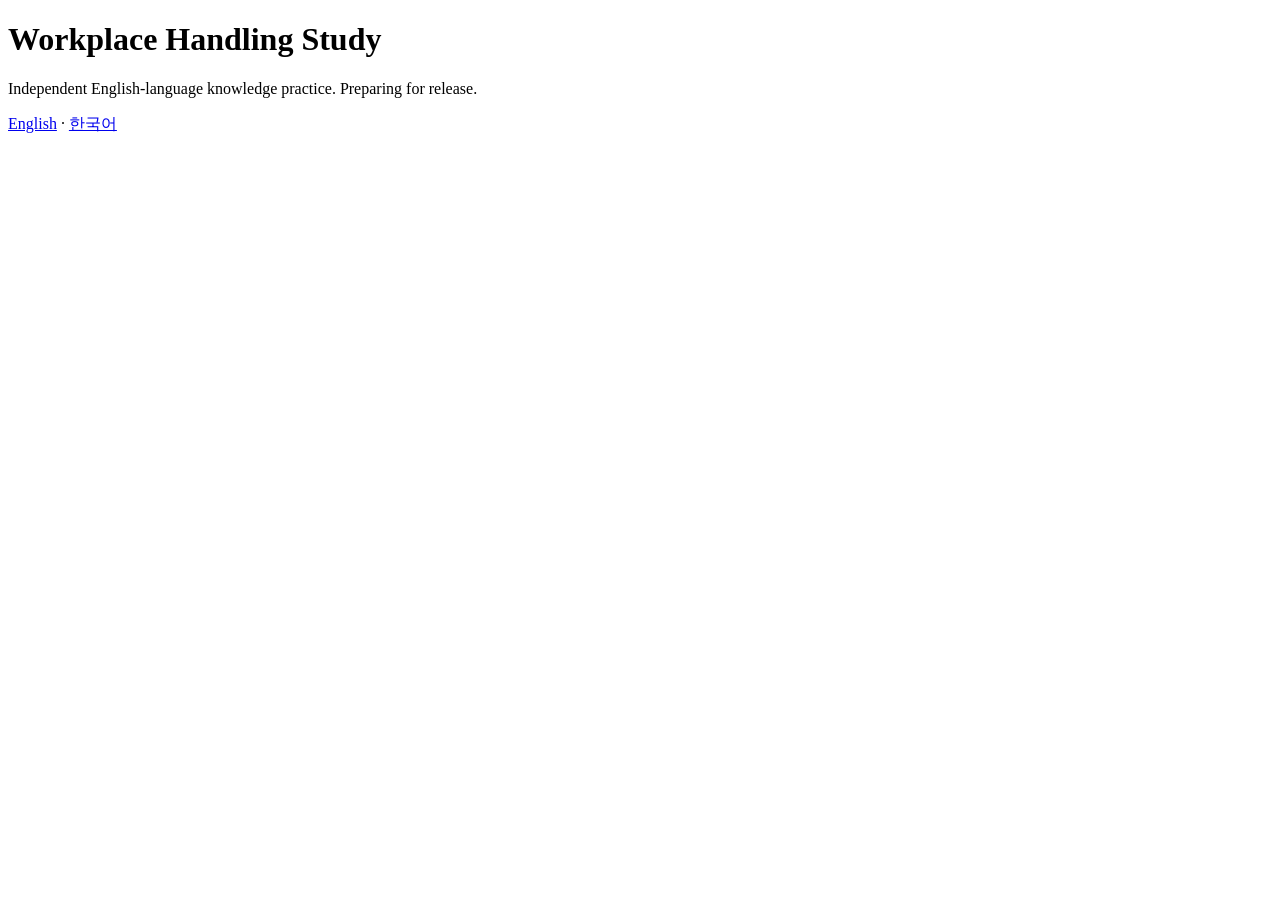
<file: docs/index.html>
<!doctype html><html lang="en"><meta charset="utf-8"><meta name="viewport" content="width=device-width,initial-scale=1"><title>Workplace Handling Study</title><h1>Workplace Handling Study</h1><p>Independent English-language knowledge practice. Preparing for release.</p><a href="en/">English</a> · <a href="ko/">한국어</a></html>
</file>
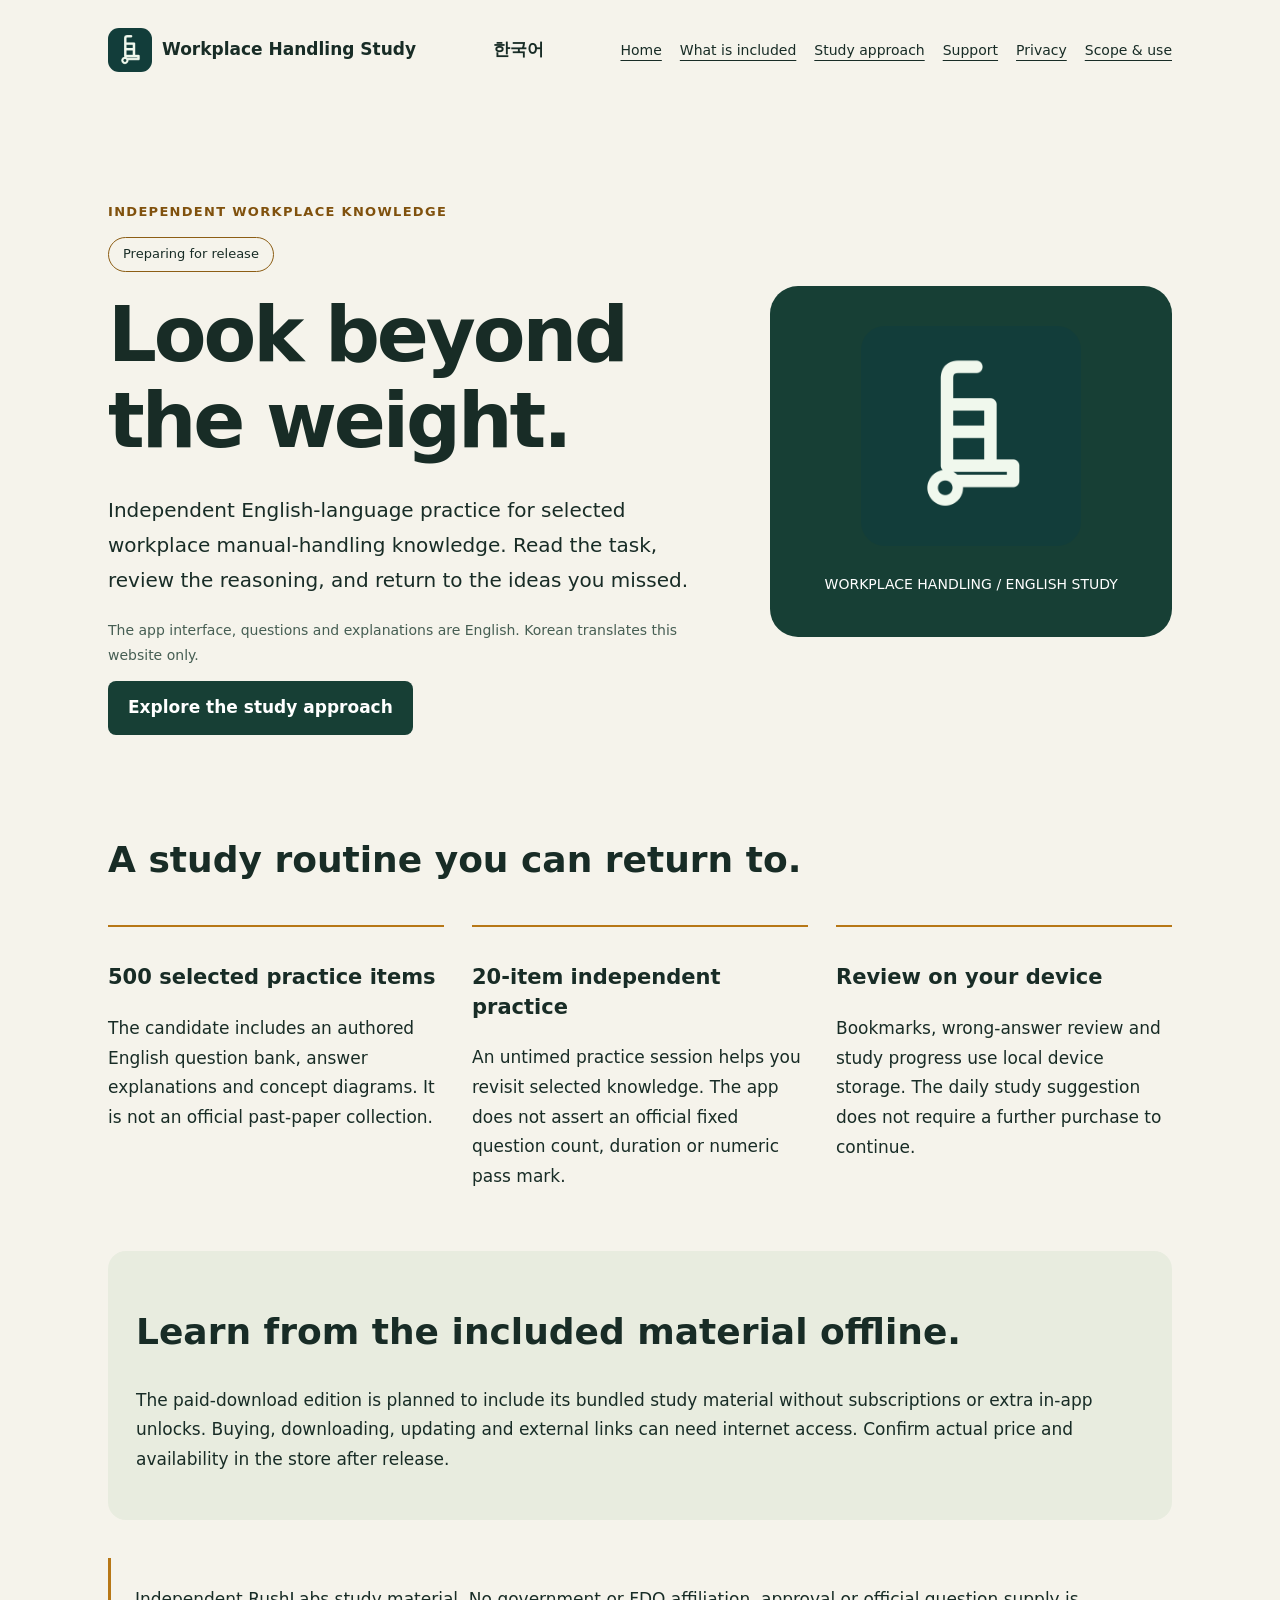
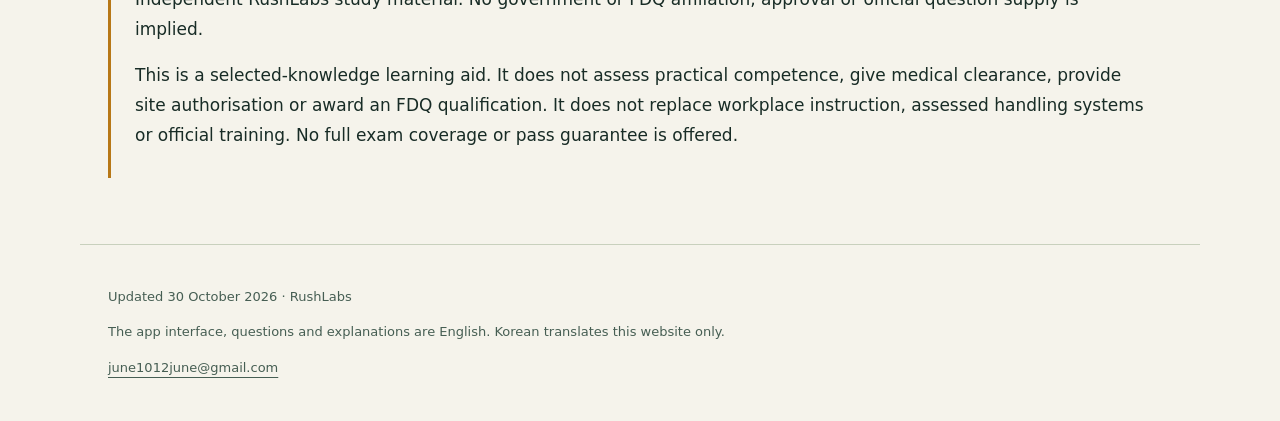
<file: docs/en/index.html>
<!doctype html><html lang="en"><meta charset="utf-8"><meta name="viewport" content="width=device-width,initial-scale=1"><title>Home · Workplace Handling Study</title><meta name="description" content="Independent English-language practice for selected workplace manual-handling knowledge. Read the task, review the reasoning, and return to the ideas you missed."><link rel="canonical" href="https://mcyj.github.io/workplace-handling-study-web/en/"><link rel="alternate" hreflang="ko" href="https://mcyj.github.io/workplace-handling-study-web/ko/"><link rel="icon" href="../assets/icon.png"><link rel="stylesheet" href="../assets/style.css"><a class="skip" href="#main">Skip to content</a><header><a href="../en/"><img src="../assets/icon.png" alt="" width="44" height="44">Workplace Handling Study</a><a lang="ko" href="../ko/">한국어</a><nav aria-label="Main navigation"><a href="../en/" aria-current="page">Home</a><a href="../en/features/">What is included</a><a href="../en/study/">Study approach</a><a href="../en/support/">Support</a><a href="../en/privacy/">Privacy</a><a href="../en/scope/">Scope &amp; use</a></nav></header><main id="main"><section class="hero"><div><p class="eyebrow">INDEPENDENT WORKPLACE KNOWLEDGE</p><span class="status">Preparing for release</span><h1>Look beyond<br>the weight.</h1><p class="lede">Independent English-language practice for selected workplace manual-handling knowledge. Read the task, review the reasoning, and return to the ideas you missed.</p><p class="muted">The app interface, questions and explanations are English. Korean translates this website only.</p><a class="button" href="../en/study/">Explore the study approach</a></div><aside><img src="../assets/icon.png" width="1024" height="1024" alt=""><p>WORKPLACE HANDLING / ENGLISH STUDY</p></aside></section><h2>A study routine you can return to.</h2><div class="grid"><section><h3>500 selected practice items</h3><p>The candidate includes an authored English question bank, answer explanations and concept diagrams. It is not an official past-paper collection.</p></section><section><h3>20-item independent practice</h3><p>An untimed practice session helps you revisit selected knowledge. The app does not assert an official fixed question count, duration or numeric pass mark.</p></section><section><h3>Review on your device</h3><p>Bookmarks, wrong-answer review and study progress use local device storage. The daily study suggestion does not require a further purchase to continue.</p></section></div><section class="band"><h2>Learn from the included material offline.</h2><p>The paid-download edition is planned to include its bundled study material without subscriptions or extra in-app unlocks. Buying, downloading, updating and external links can need internet access. Confirm actual price and availability in the store after release.</p></section><aside class="scope"><p>Independent RushLabs study material. No government or FDQ affiliation, approval or official question supply is implied.</p><p>This is a selected-knowledge learning aid. It does not assess practical competence, give medical clearance, provide site authorisation or award an FDQ qualification. It does not replace workplace instruction, assessed handling systems or official training. No full exam coverage or pass guarantee is offered.</p></aside></main><footer><p>Updated 30 October 2026 · RushLabs</p><p>The app interface, questions and explanations are English. Korean translates this website only.</p><p><a href="mailto:june1012june@gmail.com">june1012june@gmail.com</a></p></footer></html>
</file>
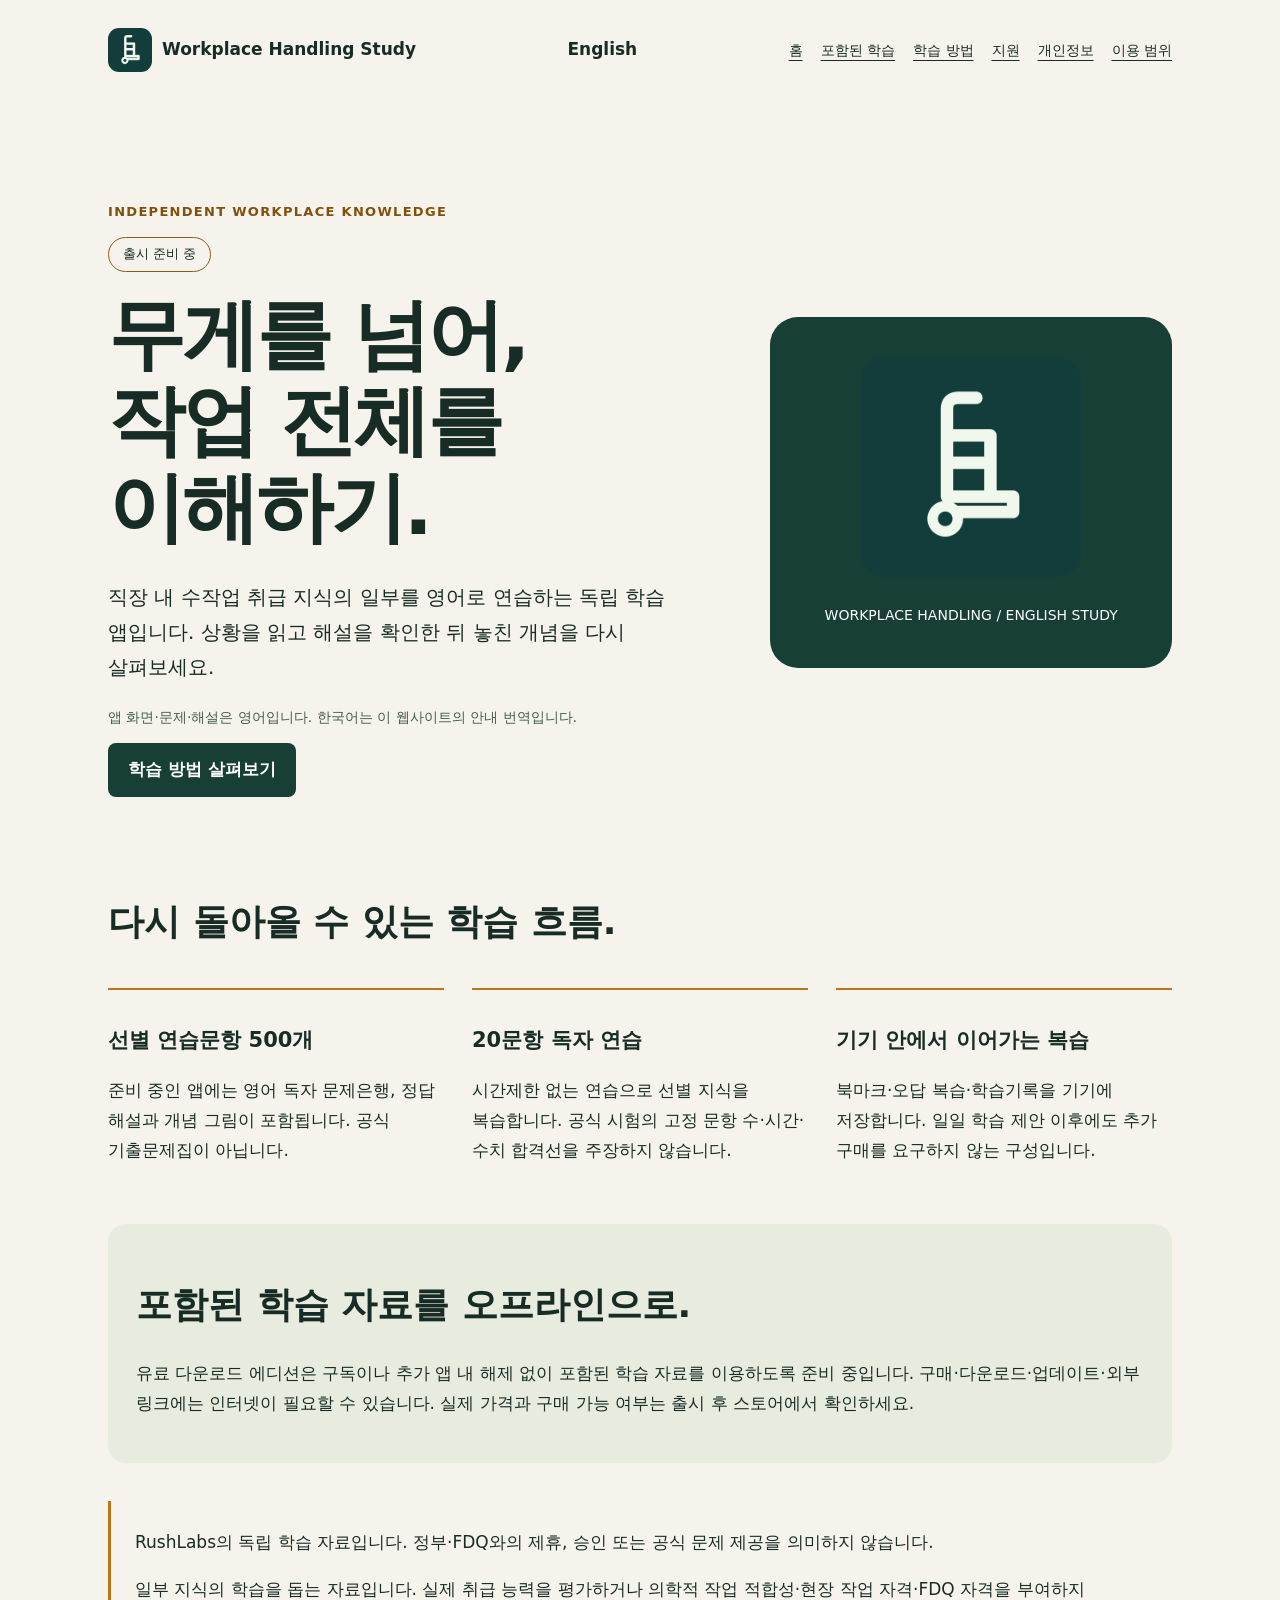
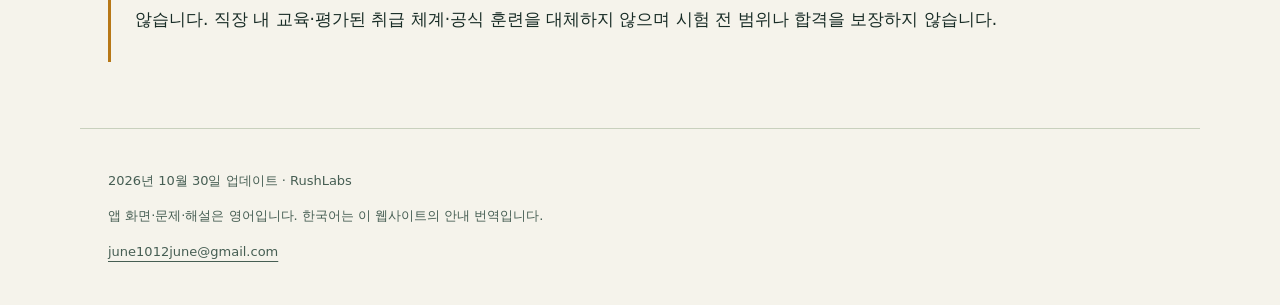
<file: docs/ko/index.html>
<!doctype html><html lang="ko"><meta charset="utf-8"><meta name="viewport" content="width=device-width,initial-scale=1"><title>홈 · Workplace Handling Study</title><meta name="description" content="직장 내 수작업 취급 지식의 일부를 영어로 연습하는 독립 학습 앱입니다. 상황을 읽고 해설을 확인한 뒤 놓친 개념을 다시 살펴보세요."><link rel="canonical" href="https://mcyj.github.io/workplace-handling-study-web/ko/"><link rel="alternate" hreflang="en" href="https://mcyj.github.io/workplace-handling-study-web/en/"><link rel="icon" href="../assets/icon.png"><link rel="stylesheet" href="../assets/style.css"><a class="skip" href="#main">본문으로</a><header><a href="../ko/"><img src="../assets/icon.png" alt="" width="44" height="44">Workplace Handling Study</a><a lang="en" href="../en/">English</a><nav aria-label="안내"><a href="../ko/" aria-current="page">홈</a><a href="../ko/features/">포함된 학습</a><a href="../ko/study/">학습 방법</a><a href="../ko/support/">지원</a><a href="../ko/privacy/">개인정보</a><a href="../ko/scope/">이용 범위</a></nav></header><main id="main"><section class="hero"><div><p class="eyebrow">INDEPENDENT WORKPLACE KNOWLEDGE</p><span class="status">출시 준비 중</span><h1>무게를 넘어,<br>작업 전체를 이해하기.</h1><p class="lede">직장 내 수작업 취급 지식의 일부를 영어로 연습하는 독립 학습 앱입니다. 상황을 읽고 해설을 확인한 뒤 놓친 개념을 다시 살펴보세요.</p><p class="muted">앱 화면·문제·해설은 영어입니다. 한국어는 이 웹사이트의 안내 번역입니다.</p><a class="button" href="../ko/study/">학습 방법 살펴보기</a></div><aside><img src="../assets/icon.png" width="1024" height="1024" alt=""><p>WORKPLACE HANDLING / ENGLISH STUDY</p></aside></section><h2>다시 돌아올 수 있는 학습 흐름.</h2><div class="grid"><section><h3>선별 연습문항 500개</h3><p>준비 중인 앱에는 영어 독자 문제은행, 정답 해설과 개념 그림이 포함됩니다. 공식 기출문제집이 아닙니다.</p></section><section><h3>20문항 독자 연습</h3><p>시간제한 없는 연습으로 선별 지식을 복습합니다. 공식 시험의 고정 문항 수·시간·수치 합격선을 주장하지 않습니다.</p></section><section><h3>기기 안에서 이어가는 복습</h3><p>북마크·오답 복습·학습기록을 기기에 저장합니다. 일일 학습 제안 이후에도 추가 구매를 요구하지 않는 구성입니다.</p></section></div><section class="band"><h2>포함된 학습 자료를 오프라인으로.</h2><p>유료 다운로드 에디션은 구독이나 추가 앱 내 해제 없이 포함된 학습 자료를 이용하도록 준비 중입니다. 구매·다운로드·업데이트·외부 링크에는 인터넷이 필요할 수 있습니다. 실제 가격과 구매 가능 여부는 출시 후 스토어에서 확인하세요.</p></section><aside class="scope"><p>RushLabs의 독립 학습 자료입니다. 정부·FDQ와의 제휴, 승인 또는 공식 문제 제공을 의미하지 않습니다.</p><p>일부 지식의 학습을 돕는 자료입니다. 실제 취급 능력을 평가하거나 의학적 작업 적합성·현장 작업 자격·FDQ 자격을 부여하지 않습니다. 직장 내 교육·평가된 취급 체계·공식 훈련을 대체하지 않으며 시험 전 범위나 합격을 보장하지 않습니다.</p></aside></main><footer><p>2026년 10월 30일 업데이트 · RushLabs</p><p>앱 화면·문제·해설은 영어입니다. 한국어는 이 웹사이트의 안내 번역입니다.</p><p><a href="mailto:june1012june@gmail.com">june1012june@gmail.com</a></p></footer></html>
</file>
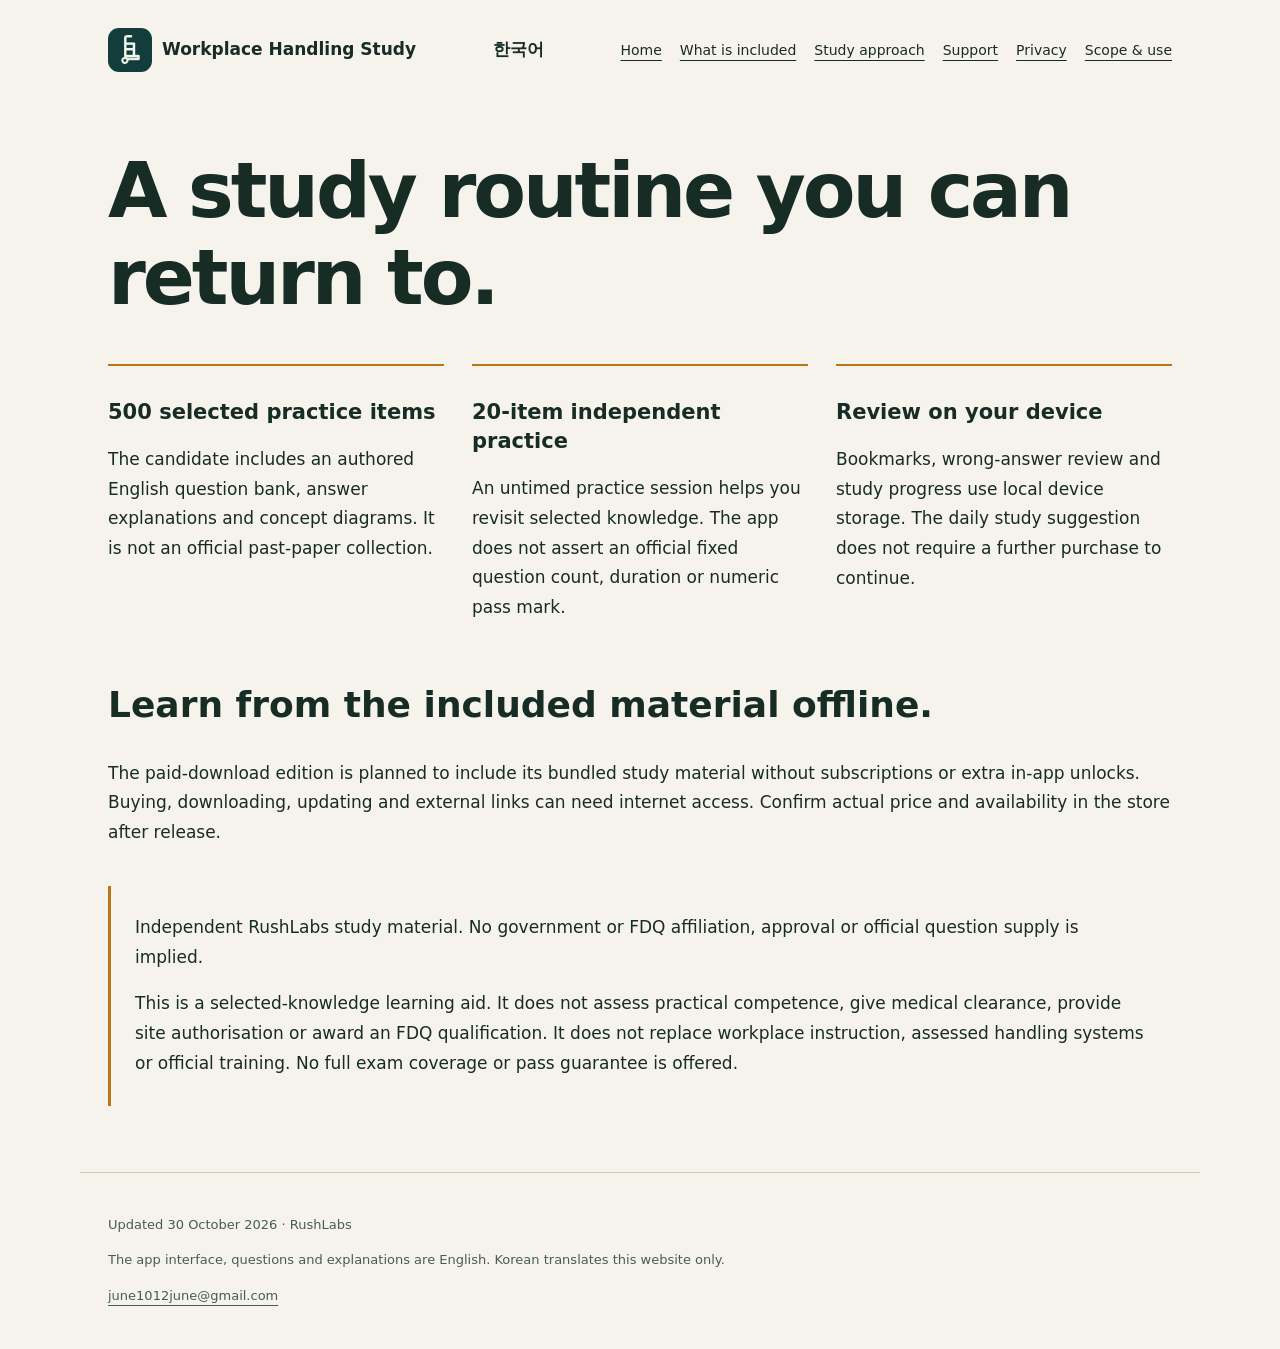
<file: docs/en/features/index.html>
<!doctype html><html lang="en"><meta charset="utf-8"><meta name="viewport" content="width=device-width,initial-scale=1"><title>What is included · Workplace Handling Study</title><meta name="description" content="Independent English-language practice for selected workplace manual-handling knowledge. Read the task, review the reasoning, and return to the ideas you missed."><link rel="canonical" href="https://mcyj.github.io/workplace-handling-study-web/en/features/"><link rel="alternate" hreflang="ko" href="https://mcyj.github.io/workplace-handling-study-web/ko/features/"><link rel="icon" href="../../assets/icon.png"><link rel="stylesheet" href="../../assets/style.css"><a class="skip" href="#main">Skip to content</a><header><a href="../../en/"><img src="../../assets/icon.png" alt="" width="44" height="44">Workplace Handling Study</a><a lang="ko" href="../../ko/features/">한국어</a><nav aria-label="Main navigation"><a href="../../en/">Home</a><a href="../../en/features/" aria-current="page">What is included</a><a href="../../en/study/">Study approach</a><a href="../../en/support/">Support</a><a href="../../en/privacy/">Privacy</a><a href="../../en/scope/">Scope &amp; use</a></nav></header><main id="main"><h1>A study routine you can return to.</h1><div class="grid"><section><h2 class="card-title">500 selected practice items</h2><p>The candidate includes an authored English question bank, answer explanations and concept diagrams. It is not an official past-paper collection.</p></section><section><h2 class="card-title">20-item independent practice</h2><p>An untimed practice session helps you revisit selected knowledge. The app does not assert an official fixed question count, duration or numeric pass mark.</p></section><section><h2 class="card-title">Review on your device</h2><p>Bookmarks, wrong-answer review and study progress use local device storage. The daily study suggestion does not require a further purchase to continue.</p></section></div><h2>Learn from the included material offline.</h2><p>The paid-download edition is planned to include its bundled study material without subscriptions or extra in-app unlocks. Buying, downloading, updating and external links can need internet access. Confirm actual price and availability in the store after release.</p><aside class="scope"><p>Independent RushLabs study material. No government or FDQ affiliation, approval or official question supply is implied.</p><p>This is a selected-knowledge learning aid. It does not assess practical competence, give medical clearance, provide site authorisation or award an FDQ qualification. It does not replace workplace instruction, assessed handling systems or official training. No full exam coverage or pass guarantee is offered.</p></aside></main><footer><p>Updated 30 October 2026 · RushLabs</p><p>The app interface, questions and explanations are English. Korean translates this website only.</p><p><a href="mailto:june1012june@gmail.com">june1012june@gmail.com</a></p></footer></html>
</file>
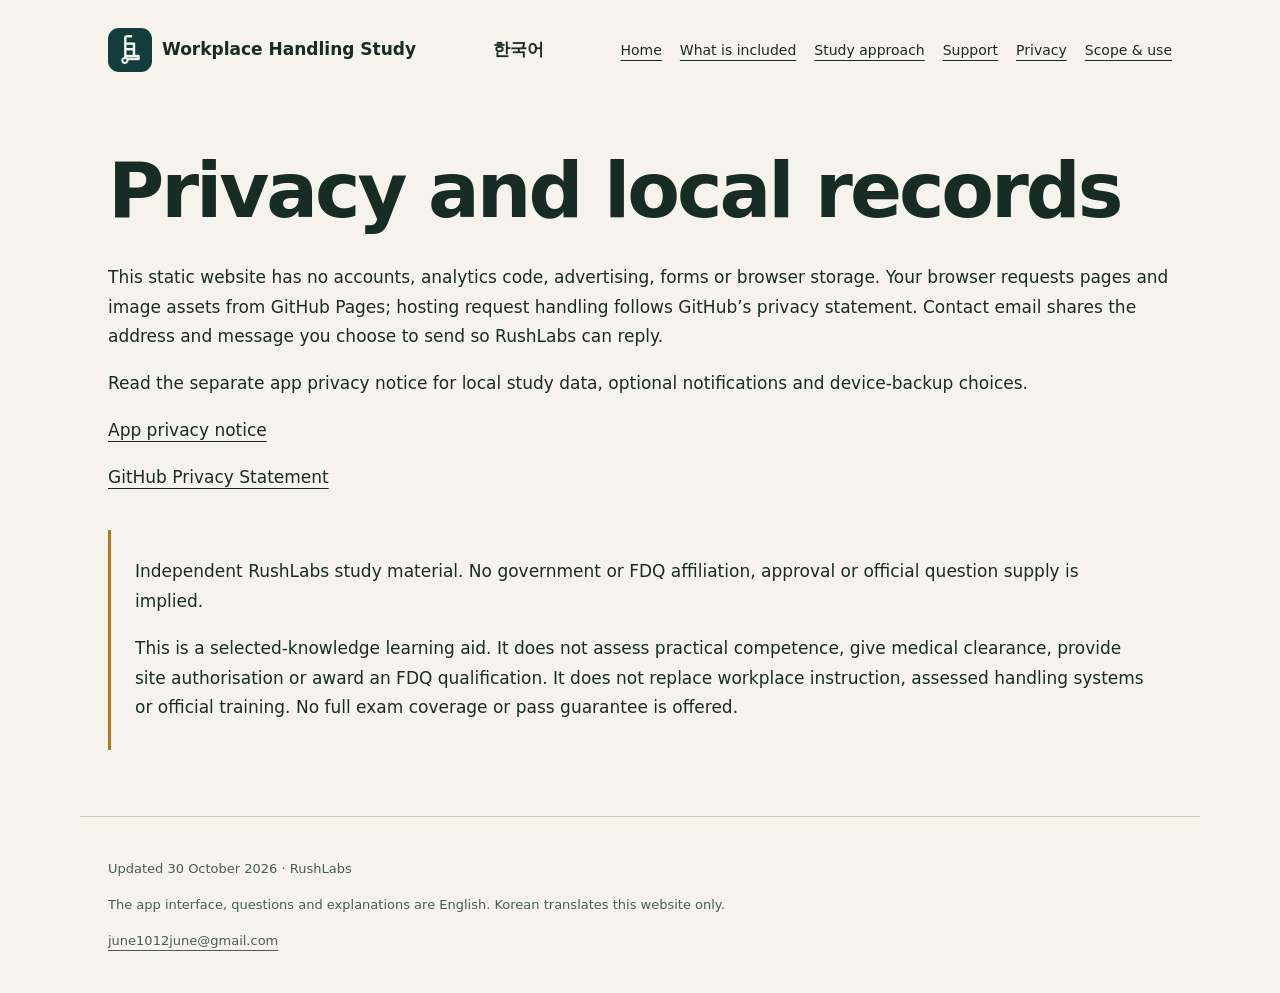
<file: docs/en/privacy/index.html>
<!doctype html><html lang="en"><meta charset="utf-8"><meta name="viewport" content="width=device-width,initial-scale=1"><title>Privacy · Workplace Handling Study</title><meta name="description" content="Independent English-language practice for selected workplace manual-handling knowledge. Read the task, review the reasoning, and return to the ideas you missed."><link rel="canonical" href="https://mcyj.github.io/workplace-handling-study-web/en/privacy/"><link rel="alternate" hreflang="ko" href="https://mcyj.github.io/workplace-handling-study-web/ko/privacy/"><link rel="icon" href="../../assets/icon.png"><link rel="stylesheet" href="../../assets/style.css"><a class="skip" href="#main">Skip to content</a><header><a href="../../en/"><img src="../../assets/icon.png" alt="" width="44" height="44">Workplace Handling Study</a><a lang="ko" href="../../ko/privacy/">한국어</a><nav aria-label="Main navigation"><a href="../../en/">Home</a><a href="../../en/features/">What is included</a><a href="../../en/study/">Study approach</a><a href="../../en/support/">Support</a><a href="../../en/privacy/" aria-current="page">Privacy</a><a href="../../en/scope/">Scope &amp; use</a></nav></header><main id="main"><h1>Privacy and local records</h1><p>This static website has no accounts, analytics code, advertising, forms or browser storage. Your browser requests pages and image assets from GitHub Pages; hosting request handling follows GitHub’s privacy statement. Contact email shares the address and message you choose to send so RushLabs can reply.</p><p>Read the separate app privacy notice for local study data, optional notifications and device-backup choices.</p><p><a href="https://mcyj.github.io/global-exam-support/privacy.html?app=glb-2527">App privacy notice</a></p><p><a href="https://docs.github.com/en/site-policy/privacy-policies/github-general-privacy-statement">GitHub Privacy Statement</a></p><aside class="scope"><p>Independent RushLabs study material. No government or FDQ affiliation, approval or official question supply is implied.</p><p>This is a selected-knowledge learning aid. It does not assess practical competence, give medical clearance, provide site authorisation or award an FDQ qualification. It does not replace workplace instruction, assessed handling systems or official training. No full exam coverage or pass guarantee is offered.</p></aside></main><footer><p>Updated 30 October 2026 · RushLabs</p><p>The app interface, questions and explanations are English. Korean translates this website only.</p><p><a href="mailto:june1012june@gmail.com">june1012june@gmail.com</a></p></footer></html>
</file>
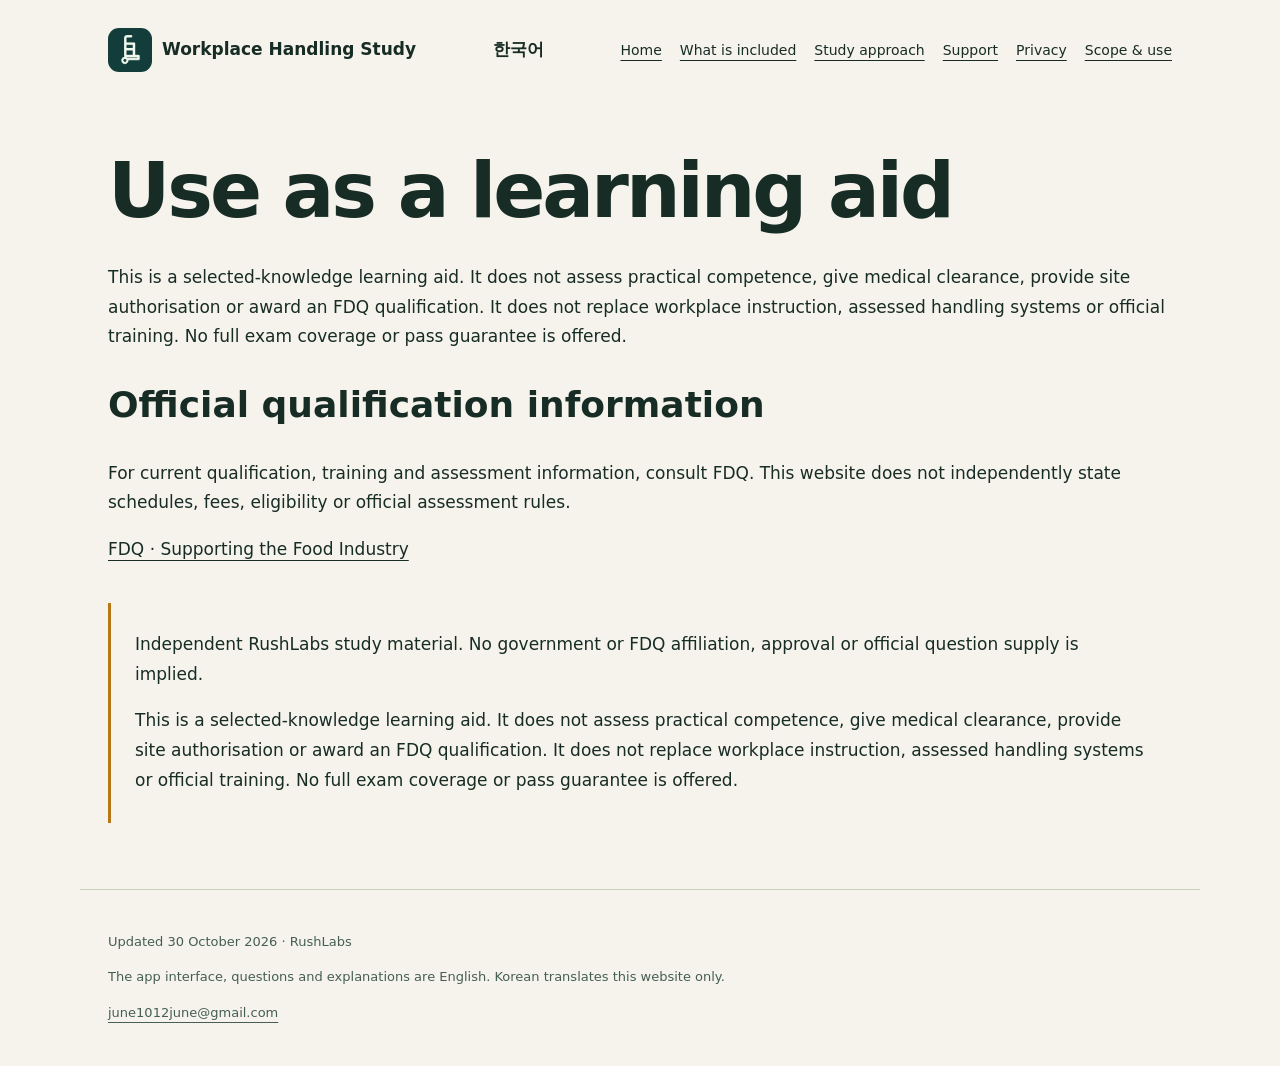
<file: docs/en/scope/index.html>
<!doctype html><html lang="en"><meta charset="utf-8"><meta name="viewport" content="width=device-width,initial-scale=1"><title>Scope &amp; use · Workplace Handling Study</title><meta name="description" content="Independent English-language practice for selected workplace manual-handling knowledge. Read the task, review the reasoning, and return to the ideas you missed."><link rel="canonical" href="https://mcyj.github.io/workplace-handling-study-web/en/scope/"><link rel="alternate" hreflang="ko" href="https://mcyj.github.io/workplace-handling-study-web/ko/scope/"><link rel="icon" href="../../assets/icon.png"><link rel="stylesheet" href="../../assets/style.css"><a class="skip" href="#main">Skip to content</a><header><a href="../../en/"><img src="../../assets/icon.png" alt="" width="44" height="44">Workplace Handling Study</a><a lang="ko" href="../../ko/scope/">한국어</a><nav aria-label="Main navigation"><a href="../../en/">Home</a><a href="../../en/features/">What is included</a><a href="../../en/study/">Study approach</a><a href="../../en/support/">Support</a><a href="../../en/privacy/">Privacy</a><a href="../../en/scope/" aria-current="page">Scope &amp; use</a></nav></header><main id="main"><h1>Use as a learning aid</h1><p>This is a selected-knowledge learning aid. It does not assess practical competence, give medical clearance, provide site authorisation or award an FDQ qualification. It does not replace workplace instruction, assessed handling systems or official training. No full exam coverage or pass guarantee is offered.</p><h2>Official qualification information</h2><p>For current qualification, training and assessment information, consult FDQ. This website does not independently state schedules, fees, eligibility or official assessment rules.</p><a href="https://www.fdq.org.uk/supporting-the-food-industry">FDQ · Supporting the Food Industry</a><aside class="scope"><p>Independent RushLabs study material. No government or FDQ affiliation, approval or official question supply is implied.</p><p>This is a selected-knowledge learning aid. It does not assess practical competence, give medical clearance, provide site authorisation or award an FDQ qualification. It does not replace workplace instruction, assessed handling systems or official training. No full exam coverage or pass guarantee is offered.</p></aside></main><footer><p>Updated 30 October 2026 · RushLabs</p><p>The app interface, questions and explanations are English. Korean translates this website only.</p><p><a href="mailto:june1012june@gmail.com">june1012june@gmail.com</a></p></footer></html>
</file>
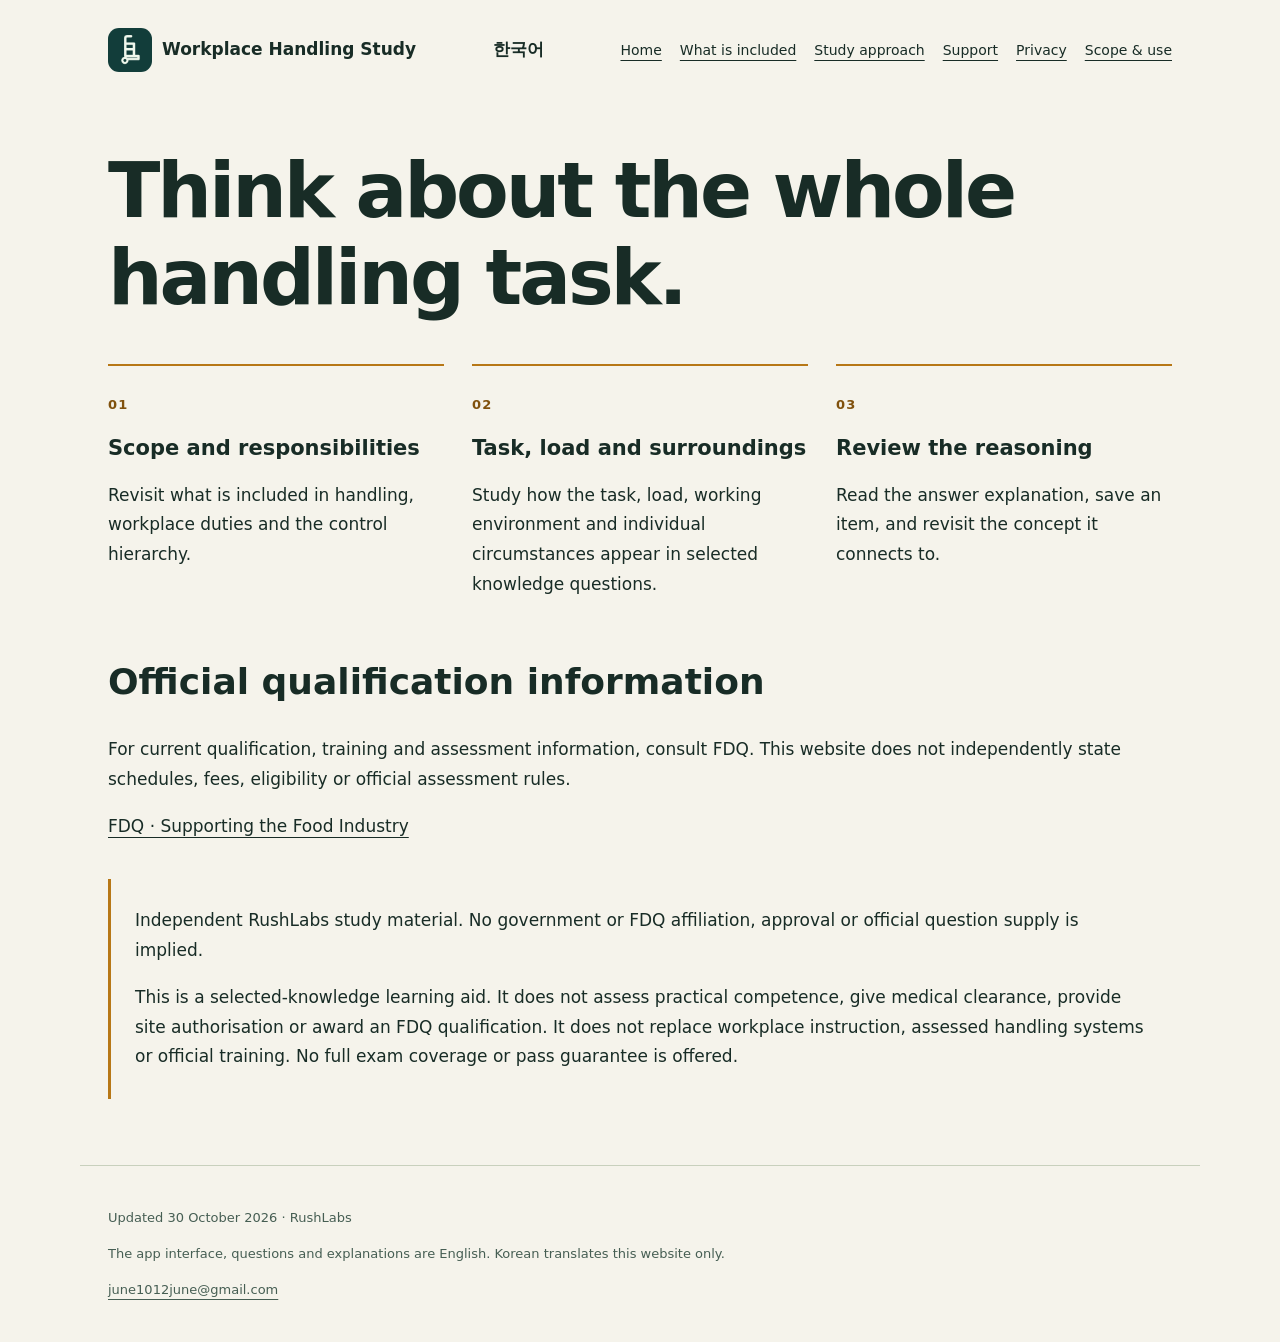
<file: docs/en/study/index.html>
<!doctype html><html lang="en"><meta charset="utf-8"><meta name="viewport" content="width=device-width,initial-scale=1"><title>Study approach · Workplace Handling Study</title><meta name="description" content="Independent English-language practice for selected workplace manual-handling knowledge. Read the task, review the reasoning, and return to the ideas you missed."><link rel="canonical" href="https://mcyj.github.io/workplace-handling-study-web/en/study/"><link rel="alternate" hreflang="ko" href="https://mcyj.github.io/workplace-handling-study-web/ko/study/"><link rel="icon" href="../../assets/icon.png"><link rel="stylesheet" href="../../assets/style.css"><a class="skip" href="#main">Skip to content</a><header><a href="../../en/"><img src="../../assets/icon.png" alt="" width="44" height="44">Workplace Handling Study</a><a lang="ko" href="../../ko/study/">한국어</a><nav aria-label="Main navigation"><a href="../../en/">Home</a><a href="../../en/features/">What is included</a><a href="../../en/study/" aria-current="page">Study approach</a><a href="../../en/support/">Support</a><a href="../../en/privacy/">Privacy</a><a href="../../en/scope/">Scope &amp; use</a></nav></header><main id="main"><h1>Think about the whole handling task.</h1><div class="grid"><section><p class="eyebrow">01</p><h2 class="card-title">Scope and responsibilities</h2><p>Revisit what is included in handling, workplace duties and the control hierarchy.</p></section><section><p class="eyebrow">02</p><h2 class="card-title">Task, load and surroundings</h2><p>Study how the task, load, working environment and individual circumstances appear in selected knowledge questions.</p></section><section><p class="eyebrow">03</p><h2 class="card-title">Review the reasoning</h2><p>Read the answer explanation, save an item, and revisit the concept it connects to.</p></section></div><h2>Official qualification information</h2><p>For current qualification, training and assessment information, consult FDQ. This website does not independently state schedules, fees, eligibility or official assessment rules.</p><a href="https://www.fdq.org.uk/supporting-the-food-industry">FDQ · Supporting the Food Industry</a><aside class="scope"><p>Independent RushLabs study material. No government or FDQ affiliation, approval or official question supply is implied.</p><p>This is a selected-knowledge learning aid. It does not assess practical competence, give medical clearance, provide site authorisation or award an FDQ qualification. It does not replace workplace instruction, assessed handling systems or official training. No full exam coverage or pass guarantee is offered.</p></aside></main><footer><p>Updated 30 October 2026 · RushLabs</p><p>The app interface, questions and explanations are English. Korean translates this website only.</p><p><a href="mailto:june1012june@gmail.com">june1012june@gmail.com</a></p></footer></html>
</file>
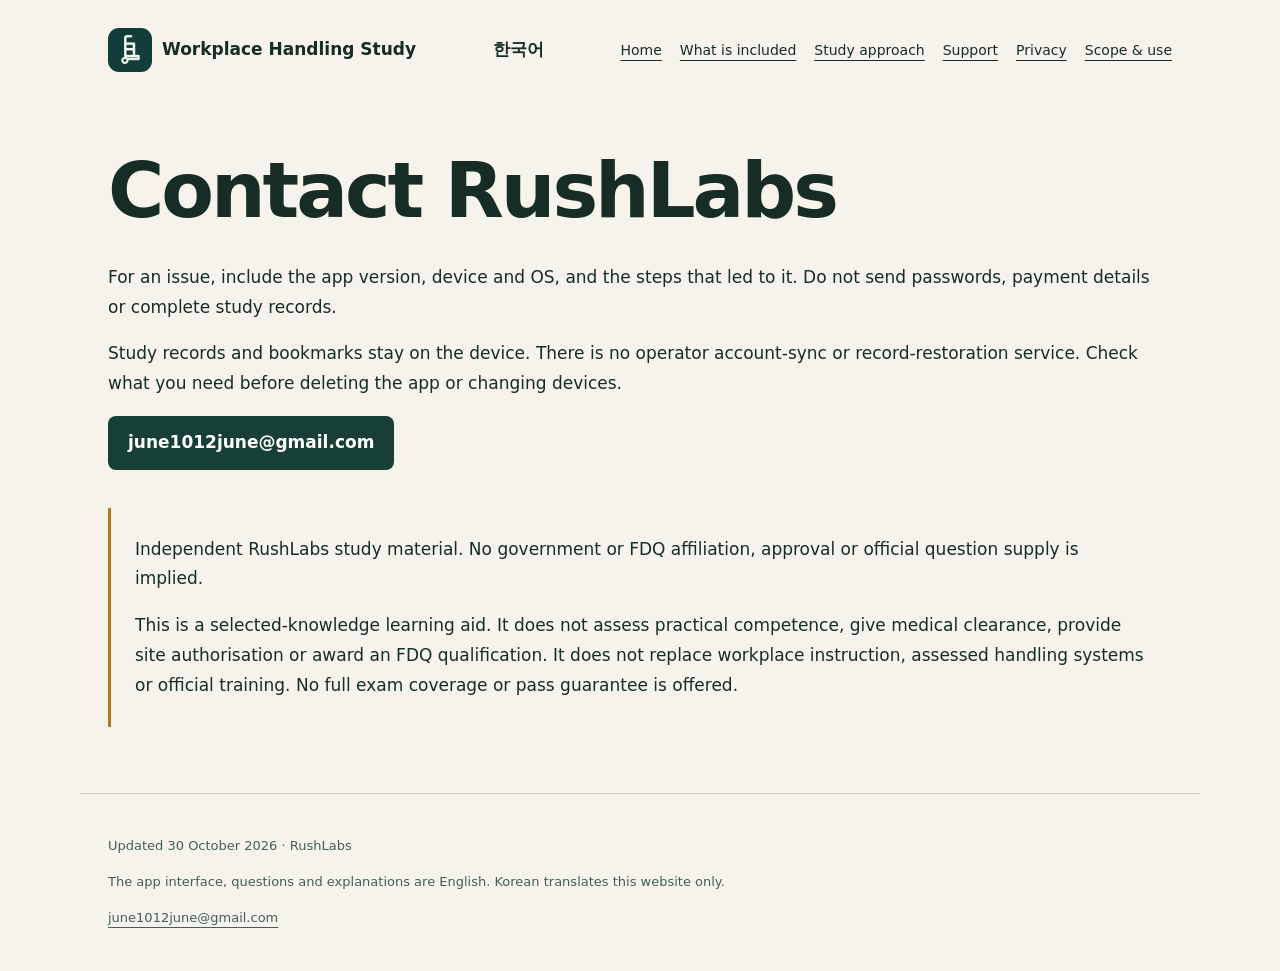
<file: docs/en/support/index.html>
<!doctype html><html lang="en"><meta charset="utf-8"><meta name="viewport" content="width=device-width,initial-scale=1"><title>Support · Workplace Handling Study</title><meta name="description" content="Independent English-language practice for selected workplace manual-handling knowledge. Read the task, review the reasoning, and return to the ideas you missed."><link rel="canonical" href="https://mcyj.github.io/workplace-handling-study-web/en/support/"><link rel="alternate" hreflang="ko" href="https://mcyj.github.io/workplace-handling-study-web/ko/support/"><link rel="icon" href="../../assets/icon.png"><link rel="stylesheet" href="../../assets/style.css"><a class="skip" href="#main">Skip to content</a><header><a href="../../en/"><img src="../../assets/icon.png" alt="" width="44" height="44">Workplace Handling Study</a><a lang="ko" href="../../ko/support/">한국어</a><nav aria-label="Main navigation"><a href="../../en/">Home</a><a href="../../en/features/">What is included</a><a href="../../en/study/">Study approach</a><a href="../../en/support/" aria-current="page">Support</a><a href="../../en/privacy/">Privacy</a><a href="../../en/scope/">Scope &amp; use</a></nav></header><main id="main"><h1>Contact RushLabs</h1><p>For an issue, include the app version, device and OS, and the steps that led to it. Do not send passwords, payment details or complete study records.</p><p>Study records and bookmarks stay on the device. There is no operator account-sync or record-restoration service. Check what you need before deleting the app or changing devices.</p><a class="button" href="mailto:june1012june@gmail.com">june1012june@gmail.com</a><aside class="scope"><p>Independent RushLabs study material. No government or FDQ affiliation, approval or official question supply is implied.</p><p>This is a selected-knowledge learning aid. It does not assess practical competence, give medical clearance, provide site authorisation or award an FDQ qualification. It does not replace workplace instruction, assessed handling systems or official training. No full exam coverage or pass guarantee is offered.</p></aside></main><footer><p>Updated 30 October 2026 · RushLabs</p><p>The app interface, questions and explanations are English. Korean translates this website only.</p><p><a href="mailto:june1012june@gmail.com">june1012june@gmail.com</a></p></footer></html>
</file>
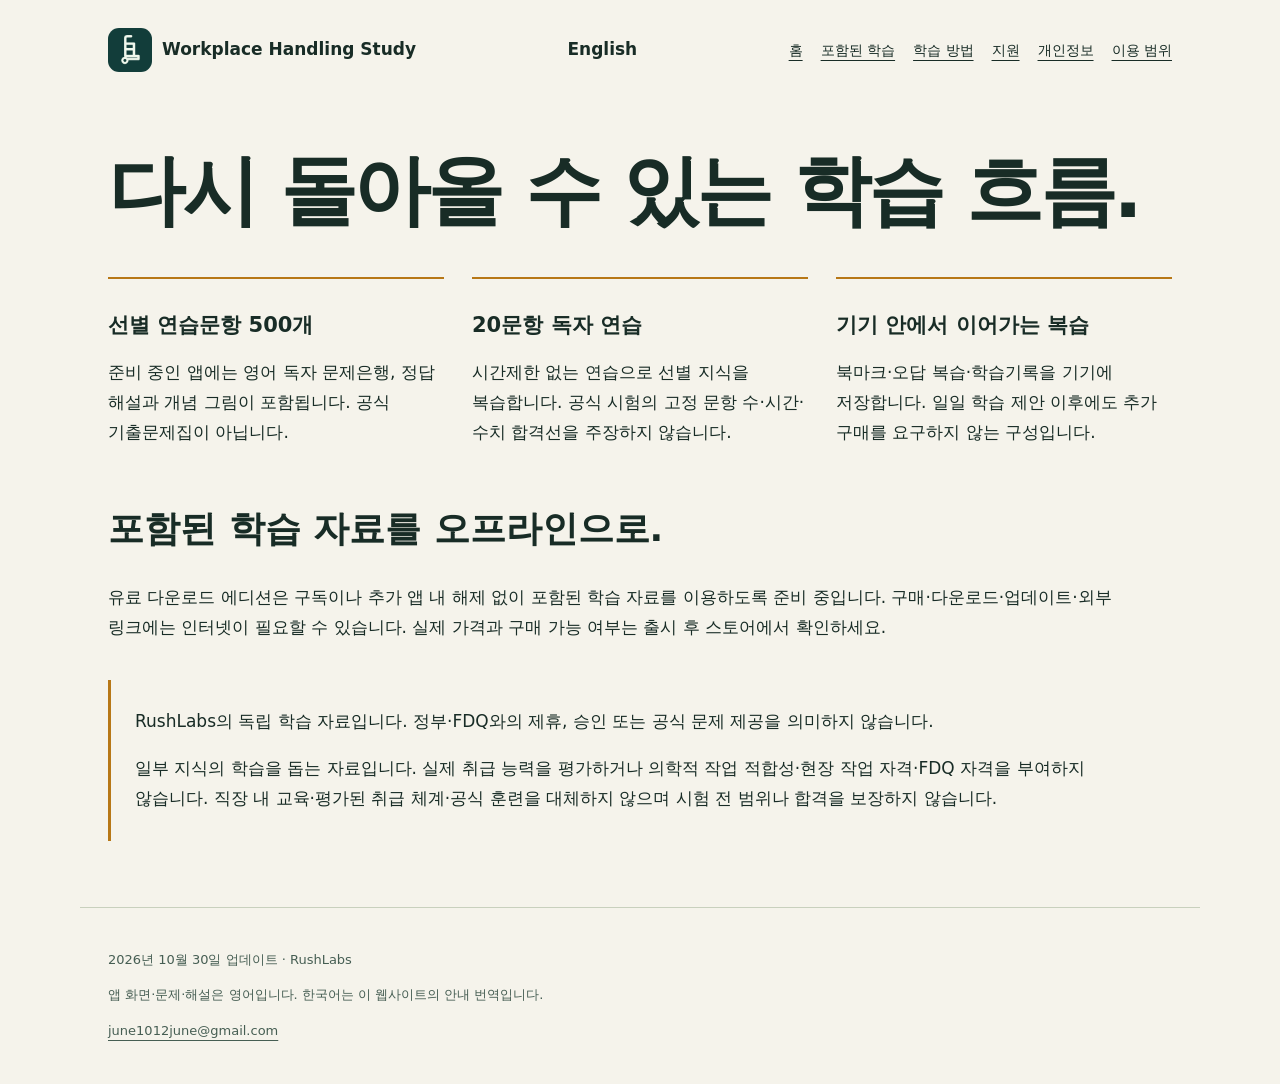
<file: docs/ko/features/index.html>
<!doctype html><html lang="ko"><meta charset="utf-8"><meta name="viewport" content="width=device-width,initial-scale=1"><title>포함된 학습 · Workplace Handling Study</title><meta name="description" content="직장 내 수작업 취급 지식의 일부를 영어로 연습하는 독립 학습 앱입니다. 상황을 읽고 해설을 확인한 뒤 놓친 개념을 다시 살펴보세요."><link rel="canonical" href="https://mcyj.github.io/workplace-handling-study-web/ko/features/"><link rel="alternate" hreflang="en" href="https://mcyj.github.io/workplace-handling-study-web/en/features/"><link rel="icon" href="../../assets/icon.png"><link rel="stylesheet" href="../../assets/style.css"><a class="skip" href="#main">본문으로</a><header><a href="../../ko/"><img src="../../assets/icon.png" alt="" width="44" height="44">Workplace Handling Study</a><a lang="en" href="../../en/features/">English</a><nav aria-label="안내"><a href="../../ko/">홈</a><a href="../../ko/features/" aria-current="page">포함된 학습</a><a href="../../ko/study/">학습 방법</a><a href="../../ko/support/">지원</a><a href="../../ko/privacy/">개인정보</a><a href="../../ko/scope/">이용 범위</a></nav></header><main id="main"><h1>다시 돌아올 수 있는 학습 흐름.</h1><div class="grid"><section><h2 class="card-title">선별 연습문항 500개</h2><p>준비 중인 앱에는 영어 독자 문제은행, 정답 해설과 개념 그림이 포함됩니다. 공식 기출문제집이 아닙니다.</p></section><section><h2 class="card-title">20문항 독자 연습</h2><p>시간제한 없는 연습으로 선별 지식을 복습합니다. 공식 시험의 고정 문항 수·시간·수치 합격선을 주장하지 않습니다.</p></section><section><h2 class="card-title">기기 안에서 이어가는 복습</h2><p>북마크·오답 복습·학습기록을 기기에 저장합니다. 일일 학습 제안 이후에도 추가 구매를 요구하지 않는 구성입니다.</p></section></div><h2>포함된 학습 자료를 오프라인으로.</h2><p>유료 다운로드 에디션은 구독이나 추가 앱 내 해제 없이 포함된 학습 자료를 이용하도록 준비 중입니다. 구매·다운로드·업데이트·외부 링크에는 인터넷이 필요할 수 있습니다. 실제 가격과 구매 가능 여부는 출시 후 스토어에서 확인하세요.</p><aside class="scope"><p>RushLabs의 독립 학습 자료입니다. 정부·FDQ와의 제휴, 승인 또는 공식 문제 제공을 의미하지 않습니다.</p><p>일부 지식의 학습을 돕는 자료입니다. 실제 취급 능력을 평가하거나 의학적 작업 적합성·현장 작업 자격·FDQ 자격을 부여하지 않습니다. 직장 내 교육·평가된 취급 체계·공식 훈련을 대체하지 않으며 시험 전 범위나 합격을 보장하지 않습니다.</p></aside></main><footer><p>2026년 10월 30일 업데이트 · RushLabs</p><p>앱 화면·문제·해설은 영어입니다. 한국어는 이 웹사이트의 안내 번역입니다.</p><p><a href="mailto:june1012june@gmail.com">june1012june@gmail.com</a></p></footer></html>
</file>
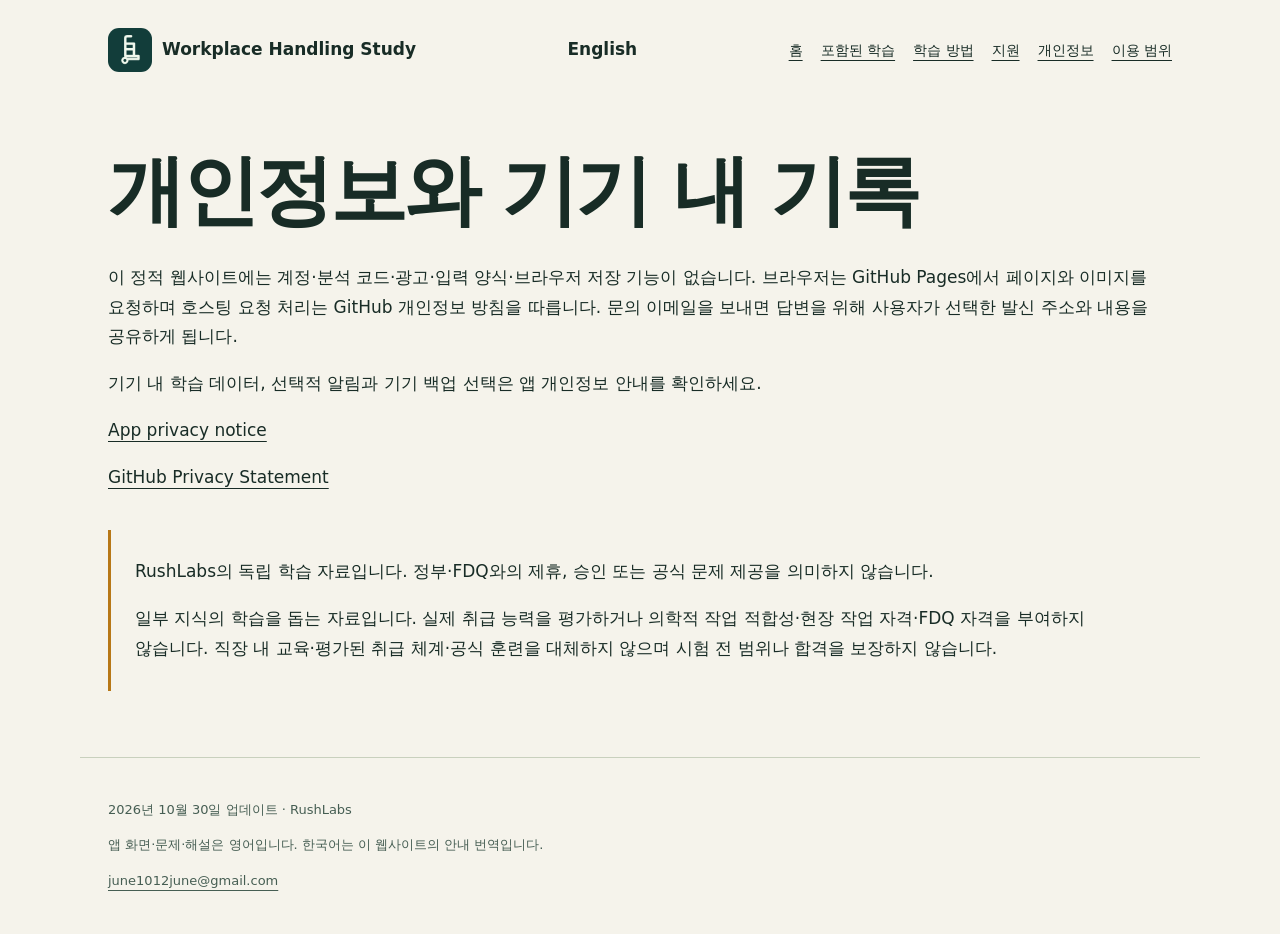
<file: docs/ko/privacy/index.html>
<!doctype html><html lang="ko"><meta charset="utf-8"><meta name="viewport" content="width=device-width,initial-scale=1"><title>개인정보 · Workplace Handling Study</title><meta name="description" content="직장 내 수작업 취급 지식의 일부를 영어로 연습하는 독립 학습 앱입니다. 상황을 읽고 해설을 확인한 뒤 놓친 개념을 다시 살펴보세요."><link rel="canonical" href="https://mcyj.github.io/workplace-handling-study-web/ko/privacy/"><link rel="alternate" hreflang="en" href="https://mcyj.github.io/workplace-handling-study-web/en/privacy/"><link rel="icon" href="../../assets/icon.png"><link rel="stylesheet" href="../../assets/style.css"><a class="skip" href="#main">본문으로</a><header><a href="../../ko/"><img src="../../assets/icon.png" alt="" width="44" height="44">Workplace Handling Study</a><a lang="en" href="../../en/privacy/">English</a><nav aria-label="안내"><a href="../../ko/">홈</a><a href="../../ko/features/">포함된 학습</a><a href="../../ko/study/">학습 방법</a><a href="../../ko/support/">지원</a><a href="../../ko/privacy/" aria-current="page">개인정보</a><a href="../../ko/scope/">이용 범위</a></nav></header><main id="main"><h1>개인정보와 기기 내 기록</h1><p>이 정적 웹사이트에는 계정·분석 코드·광고·입력 양식·브라우저 저장 기능이 없습니다. 브라우저는 GitHub Pages에서 페이지와 이미지를 요청하며 호스팅 요청 처리는 GitHub 개인정보 방침을 따릅니다. 문의 이메일을 보내면 답변을 위해 사용자가 선택한 발신 주소와 내용을 공유하게 됩니다.</p><p>기기 내 학습 데이터, 선택적 알림과 기기 백업 선택은 앱 개인정보 안내를 확인하세요.</p><p><a href="https://mcyj.github.io/global-exam-support/privacy.html?app=glb-2527">App privacy notice</a></p><p><a href="https://docs.github.com/en/site-policy/privacy-policies/github-general-privacy-statement">GitHub Privacy Statement</a></p><aside class="scope"><p>RushLabs의 독립 학습 자료입니다. 정부·FDQ와의 제휴, 승인 또는 공식 문제 제공을 의미하지 않습니다.</p><p>일부 지식의 학습을 돕는 자료입니다. 실제 취급 능력을 평가하거나 의학적 작업 적합성·현장 작업 자격·FDQ 자격을 부여하지 않습니다. 직장 내 교육·평가된 취급 체계·공식 훈련을 대체하지 않으며 시험 전 범위나 합격을 보장하지 않습니다.</p></aside></main><footer><p>2026년 10월 30일 업데이트 · RushLabs</p><p>앱 화면·문제·해설은 영어입니다. 한국어는 이 웹사이트의 안내 번역입니다.</p><p><a href="mailto:june1012june@gmail.com">june1012june@gmail.com</a></p></footer></html>
</file>
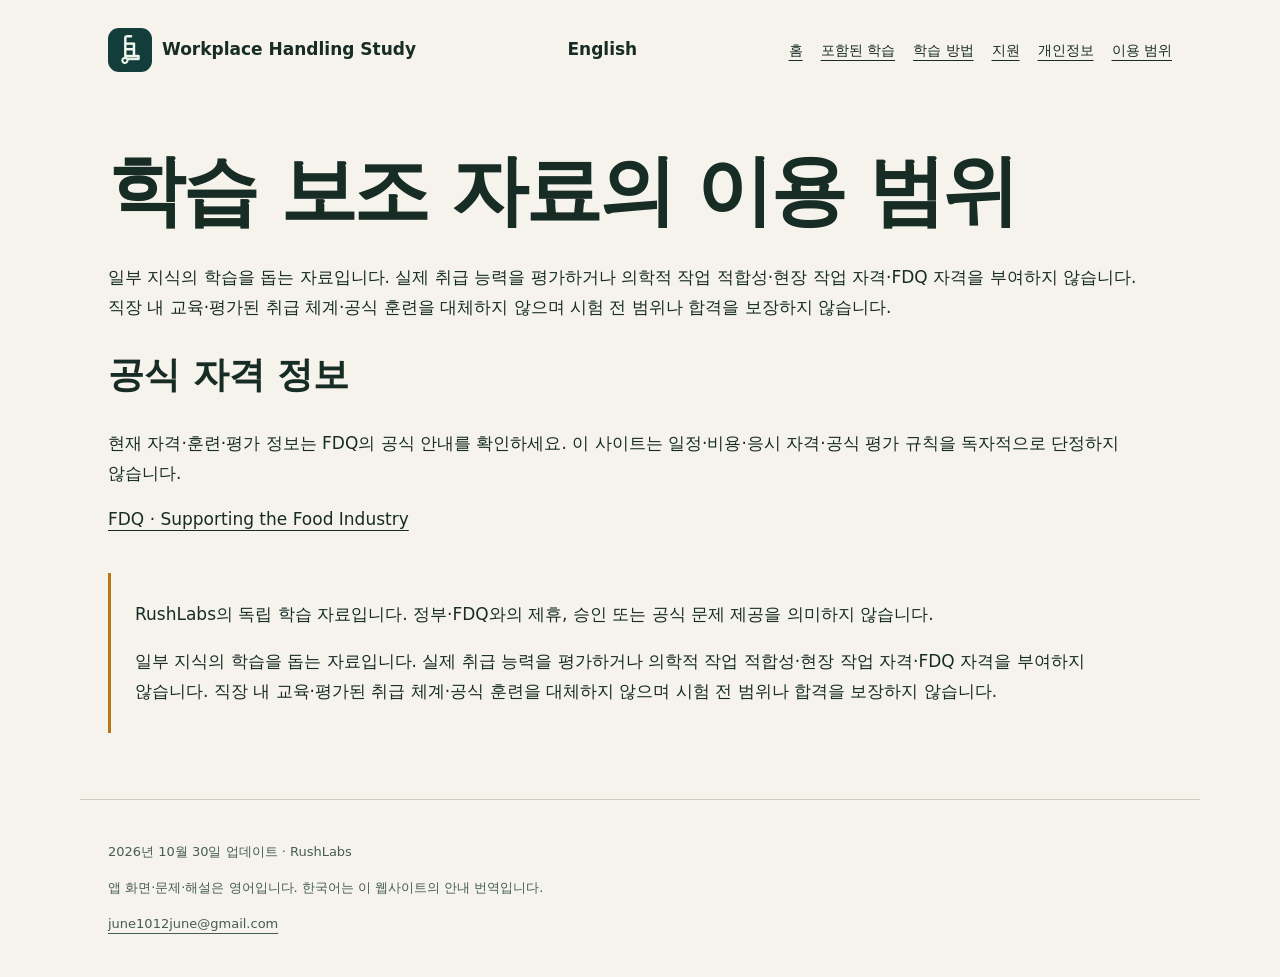
<file: docs/ko/scope/index.html>
<!doctype html><html lang="ko"><meta charset="utf-8"><meta name="viewport" content="width=device-width,initial-scale=1"><title>이용 범위 · Workplace Handling Study</title><meta name="description" content="직장 내 수작업 취급 지식의 일부를 영어로 연습하는 독립 학습 앱입니다. 상황을 읽고 해설을 확인한 뒤 놓친 개념을 다시 살펴보세요."><link rel="canonical" href="https://mcyj.github.io/workplace-handling-study-web/ko/scope/"><link rel="alternate" hreflang="en" href="https://mcyj.github.io/workplace-handling-study-web/en/scope/"><link rel="icon" href="../../assets/icon.png"><link rel="stylesheet" href="../../assets/style.css"><a class="skip" href="#main">본문으로</a><header><a href="../../ko/"><img src="../../assets/icon.png" alt="" width="44" height="44">Workplace Handling Study</a><a lang="en" href="../../en/scope/">English</a><nav aria-label="안내"><a href="../../ko/">홈</a><a href="../../ko/features/">포함된 학습</a><a href="../../ko/study/">학습 방법</a><a href="../../ko/support/">지원</a><a href="../../ko/privacy/">개인정보</a><a href="../../ko/scope/" aria-current="page">이용 범위</a></nav></header><main id="main"><h1>학습 보조 자료의 이용 범위</h1><p>일부 지식의 학습을 돕는 자료입니다. 실제 취급 능력을 평가하거나 의학적 작업 적합성·현장 작업 자격·FDQ 자격을 부여하지 않습니다. 직장 내 교육·평가된 취급 체계·공식 훈련을 대체하지 않으며 시험 전 범위나 합격을 보장하지 않습니다.</p><h2>공식 자격 정보</h2><p>현재 자격·훈련·평가 정보는 FDQ의 공식 안내를 확인하세요. 이 사이트는 일정·비용·응시 자격·공식 평가 규칙을 독자적으로 단정하지 않습니다.</p><a href="https://www.fdq.org.uk/supporting-the-food-industry">FDQ · Supporting the Food Industry</a><aside class="scope"><p>RushLabs의 독립 학습 자료입니다. 정부·FDQ와의 제휴, 승인 또는 공식 문제 제공을 의미하지 않습니다.</p><p>일부 지식의 학습을 돕는 자료입니다. 실제 취급 능력을 평가하거나 의학적 작업 적합성·현장 작업 자격·FDQ 자격을 부여하지 않습니다. 직장 내 교육·평가된 취급 체계·공식 훈련을 대체하지 않으며 시험 전 범위나 합격을 보장하지 않습니다.</p></aside></main><footer><p>2026년 10월 30일 업데이트 · RushLabs</p><p>앱 화면·문제·해설은 영어입니다. 한국어는 이 웹사이트의 안내 번역입니다.</p><p><a href="mailto:june1012june@gmail.com">june1012june@gmail.com</a></p></footer></html>
</file>
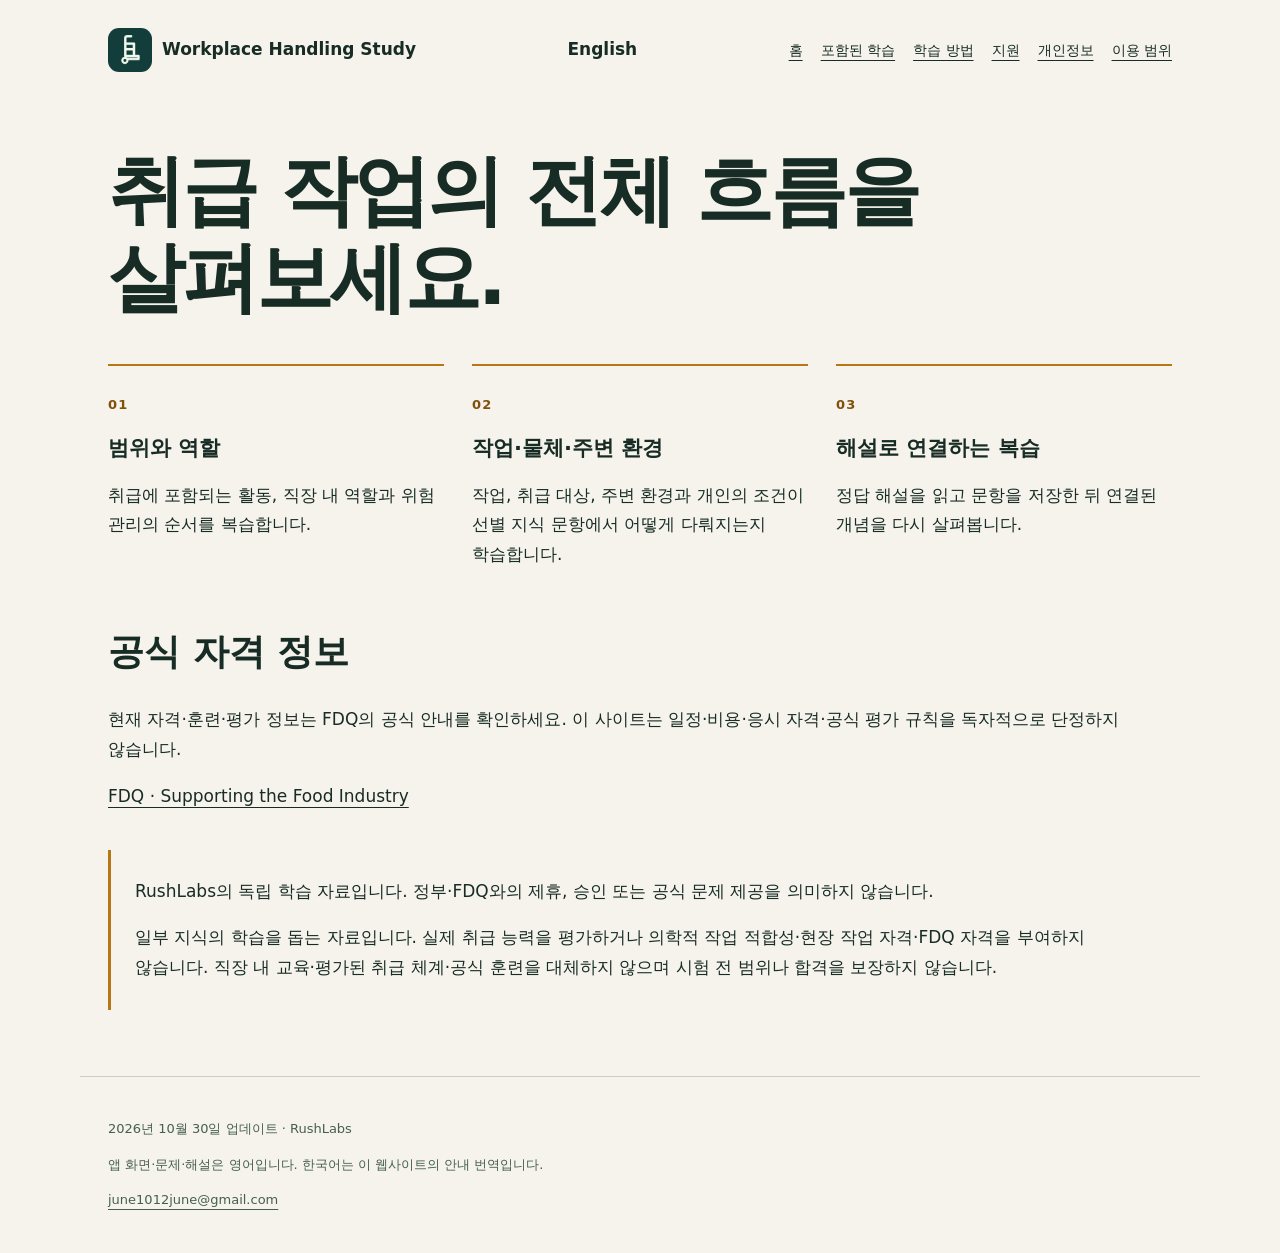
<file: docs/ko/study/index.html>
<!doctype html><html lang="ko"><meta charset="utf-8"><meta name="viewport" content="width=device-width,initial-scale=1"><title>학습 방법 · Workplace Handling Study</title><meta name="description" content="직장 내 수작업 취급 지식의 일부를 영어로 연습하는 독립 학습 앱입니다. 상황을 읽고 해설을 확인한 뒤 놓친 개념을 다시 살펴보세요."><link rel="canonical" href="https://mcyj.github.io/workplace-handling-study-web/ko/study/"><link rel="alternate" hreflang="en" href="https://mcyj.github.io/workplace-handling-study-web/en/study/"><link rel="icon" href="../../assets/icon.png"><link rel="stylesheet" href="../../assets/style.css"><a class="skip" href="#main">본문으로</a><header><a href="../../ko/"><img src="../../assets/icon.png" alt="" width="44" height="44">Workplace Handling Study</a><a lang="en" href="../../en/study/">English</a><nav aria-label="안내"><a href="../../ko/">홈</a><a href="../../ko/features/">포함된 학습</a><a href="../../ko/study/" aria-current="page">학습 방법</a><a href="../../ko/support/">지원</a><a href="../../ko/privacy/">개인정보</a><a href="../../ko/scope/">이용 범위</a></nav></header><main id="main"><h1>취급 작업의 전체 흐름을 살펴보세요.</h1><div class="grid"><section><p class="eyebrow">01</p><h2 class="card-title">범위와 역할</h2><p>취급에 포함되는 활동, 직장 내 역할과 위험 관리의 순서를 복습합니다.</p></section><section><p class="eyebrow">02</p><h2 class="card-title">작업·물체·주변 환경</h2><p>작업, 취급 대상, 주변 환경과 개인의 조건이 선별 지식 문항에서 어떻게 다뤄지는지 학습합니다.</p></section><section><p class="eyebrow">03</p><h2 class="card-title">해설로 연결하는 복습</h2><p>정답 해설을 읽고 문항을 저장한 뒤 연결된 개념을 다시 살펴봅니다.</p></section></div><h2>공식 자격 정보</h2><p>현재 자격·훈련·평가 정보는 FDQ의 공식 안내를 확인하세요. 이 사이트는 일정·비용·응시 자격·공식 평가 규칙을 독자적으로 단정하지 않습니다.</p><a href="https://www.fdq.org.uk/supporting-the-food-industry">FDQ · Supporting the Food Industry</a><aside class="scope"><p>RushLabs의 독립 학습 자료입니다. 정부·FDQ와의 제휴, 승인 또는 공식 문제 제공을 의미하지 않습니다.</p><p>일부 지식의 학습을 돕는 자료입니다. 실제 취급 능력을 평가하거나 의학적 작업 적합성·현장 작업 자격·FDQ 자격을 부여하지 않습니다. 직장 내 교육·평가된 취급 체계·공식 훈련을 대체하지 않으며 시험 전 범위나 합격을 보장하지 않습니다.</p></aside></main><footer><p>2026년 10월 30일 업데이트 · RushLabs</p><p>앱 화면·문제·해설은 영어입니다. 한국어는 이 웹사이트의 안내 번역입니다.</p><p><a href="mailto:june1012june@gmail.com">june1012june@gmail.com</a></p></footer></html>
</file>
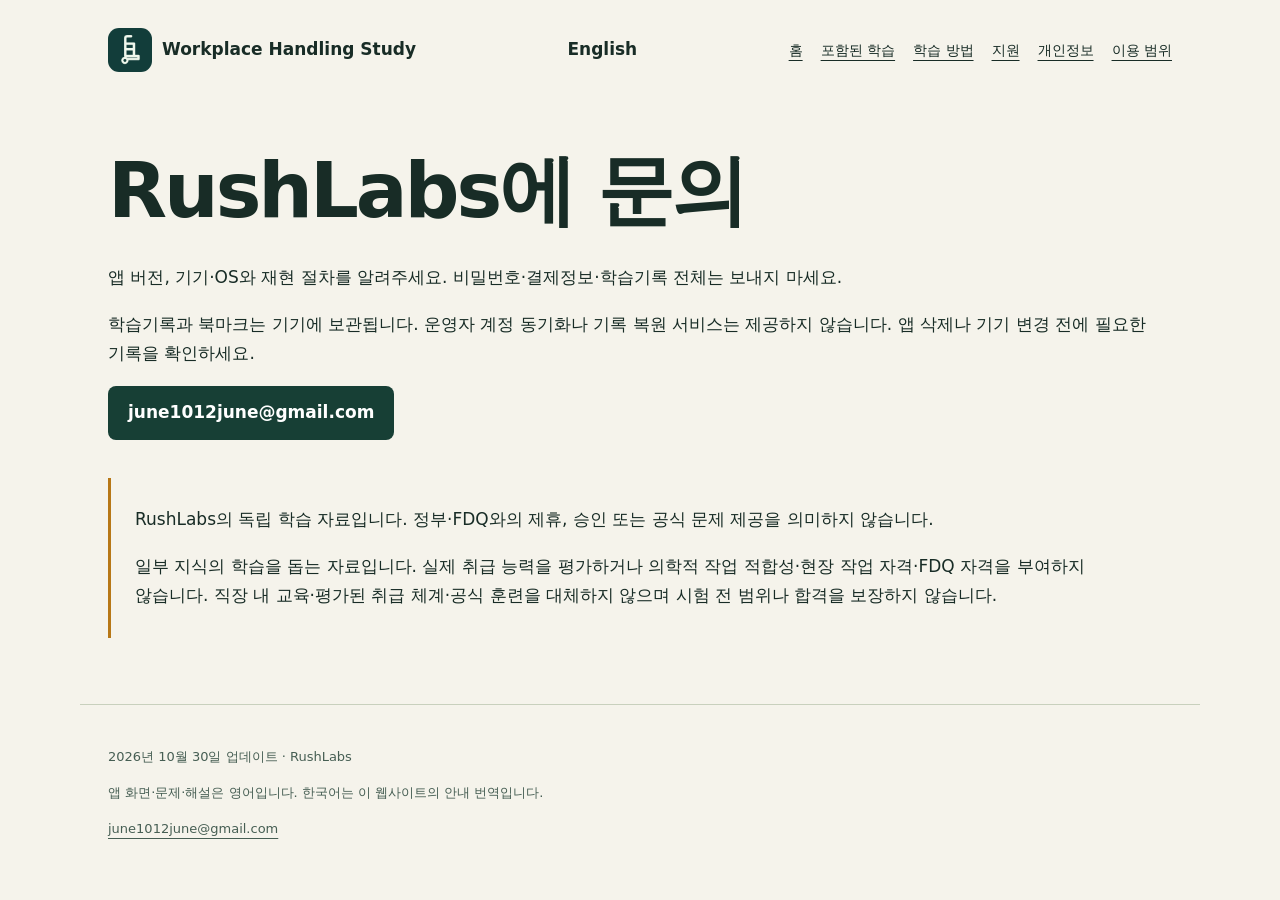
<file: docs/ko/support/index.html>
<!doctype html><html lang="ko"><meta charset="utf-8"><meta name="viewport" content="width=device-width,initial-scale=1"><title>지원 · Workplace Handling Study</title><meta name="description" content="직장 내 수작업 취급 지식의 일부를 영어로 연습하는 독립 학습 앱입니다. 상황을 읽고 해설을 확인한 뒤 놓친 개념을 다시 살펴보세요."><link rel="canonical" href="https://mcyj.github.io/workplace-handling-study-web/ko/support/"><link rel="alternate" hreflang="en" href="https://mcyj.github.io/workplace-handling-study-web/en/support/"><link rel="icon" href="../../assets/icon.png"><link rel="stylesheet" href="../../assets/style.css"><a class="skip" href="#main">본문으로</a><header><a href="../../ko/"><img src="../../assets/icon.png" alt="" width="44" height="44">Workplace Handling Study</a><a lang="en" href="../../en/support/">English</a><nav aria-label="안내"><a href="../../ko/">홈</a><a href="../../ko/features/">포함된 학습</a><a href="../../ko/study/">학습 방법</a><a href="../../ko/support/" aria-current="page">지원</a><a href="../../ko/privacy/">개인정보</a><a href="../../ko/scope/">이용 범위</a></nav></header><main id="main"><h1>RushLabs에 문의</h1><p>앱 버전, 기기·OS와 재현 절차를 알려주세요. 비밀번호·결제정보·학습기록 전체는 보내지 마세요.</p><p>학습기록과 북마크는 기기에 보관됩니다. 운영자 계정 동기화나 기록 복원 서비스는 제공하지 않습니다. 앱 삭제나 기기 변경 전에 필요한 기록을 확인하세요.</p><a class="button" href="mailto:june1012june@gmail.com">june1012june@gmail.com</a><aside class="scope"><p>RushLabs의 독립 학습 자료입니다. 정부·FDQ와의 제휴, 승인 또는 공식 문제 제공을 의미하지 않습니다.</p><p>일부 지식의 학습을 돕는 자료입니다. 실제 취급 능력을 평가하거나 의학적 작업 적합성·현장 작업 자격·FDQ 자격을 부여하지 않습니다. 직장 내 교육·평가된 취급 체계·공식 훈련을 대체하지 않으며 시험 전 범위나 합격을 보장하지 않습니다.</p></aside></main><footer><p>2026년 10월 30일 업데이트 · RushLabs</p><p>앱 화면·문제·해설은 영어입니다. 한국어는 이 웹사이트의 안내 번역입니다.</p><p><a href="mailto:june1012june@gmail.com">june1012june@gmail.com</a></p></footer></html>
</file>
<file: docs/assets/style.css>
*{box-sizing:border-box}html{scroll-behavior:smooth}body{margin:0;background:#f5f3eb;color:#182c26;font:17px/1.75 system-ui,-apple-system,sans-serif;word-break:keep-all}a{color:inherit;text-underline-offset:5px}a:focus-visible{outline:3px solid #b77716;outline-offset:5px}header,main,footer{max-width:1120px;margin:auto;padding:28px}header{display:flex;align-items:center;justify-content:space-between;gap:20px;flex-wrap:wrap}header img{width:44px;height:44px;border-radius:11px;vertical-align:middle;margin-right:10px}header>a{font-weight:750;text-decoration:none}nav{display:flex;gap:18px;flex-wrap:wrap;font-size:14px}h1{font-size:clamp(42px,6vw,78px);line-height:1.13;letter-spacing:-.04em;margin:20px 0 28px}h2{font-size:clamp(26px,3vw,36px);line-height:1.3}h3,.card-title{font-size:21px;line-height:1.4}.hero{display:grid;grid-template-columns:1.5fr 1fr;gap:60px;padding:60px 0 72px;align-items:center}.hero>div,.grid>section{min-width:0}.hero aside{background:#173f35;border-radius:28px;padding:40px;text-align:center;color:#fff}.hero aside img{width:min(100%,220px);height:auto;border-radius:24px}.hero aside p{margin:16px 0 0;font-size:14px}.eyebrow{color:#80510d;text-transform:uppercase;letter-spacing:.1em;font-size:13px;font-weight:750}.status{display:inline-block;border:1px solid #8c5d14;border-radius:99px;padding:5px 14px;font-size:13px}.lede{font-size:20px;max-width:620px}.muted{font-size:14px;color:#465e53}.button{display:inline-block;background:#173f35;color:white;border-radius:8px;padding:12px 20px;text-decoration:none;font-weight:650}.grid{display:grid;grid-template-columns:repeat(3,1fr);gap:28px;margin:42px 0}.grid section{border-top:2px solid #b77716;padding-top:15px}.band{background:#e8ecdf;border-radius:18px;padding:28px;margin:32px 0}.scope{border-left:3px solid #b77716;padding:10px 24px;margin:38px 0}.prose{max-width:780px;padding:30px 0}footer{border-top:1px solid #c8d0bd;font-size:13px;color:#465e53}footer a{overflow-wrap:anywhere}.skip{position:absolute;left:20px;top:-100px}.skip:focus{top:10px;background:white;padding:8px}ul{padding-left:24px}@media(max-width:760px){header,main,footer{padding:20px}.hero{grid-template-columns:1fr;gap:28px;padding:28px 0 40px}.hero aside{padding:26px}.hero aside img{max-width:155px}.grid{grid-template-columns:1fr;gap:20px}nav{gap:12px}h1{font-size:46px}}
</file>
